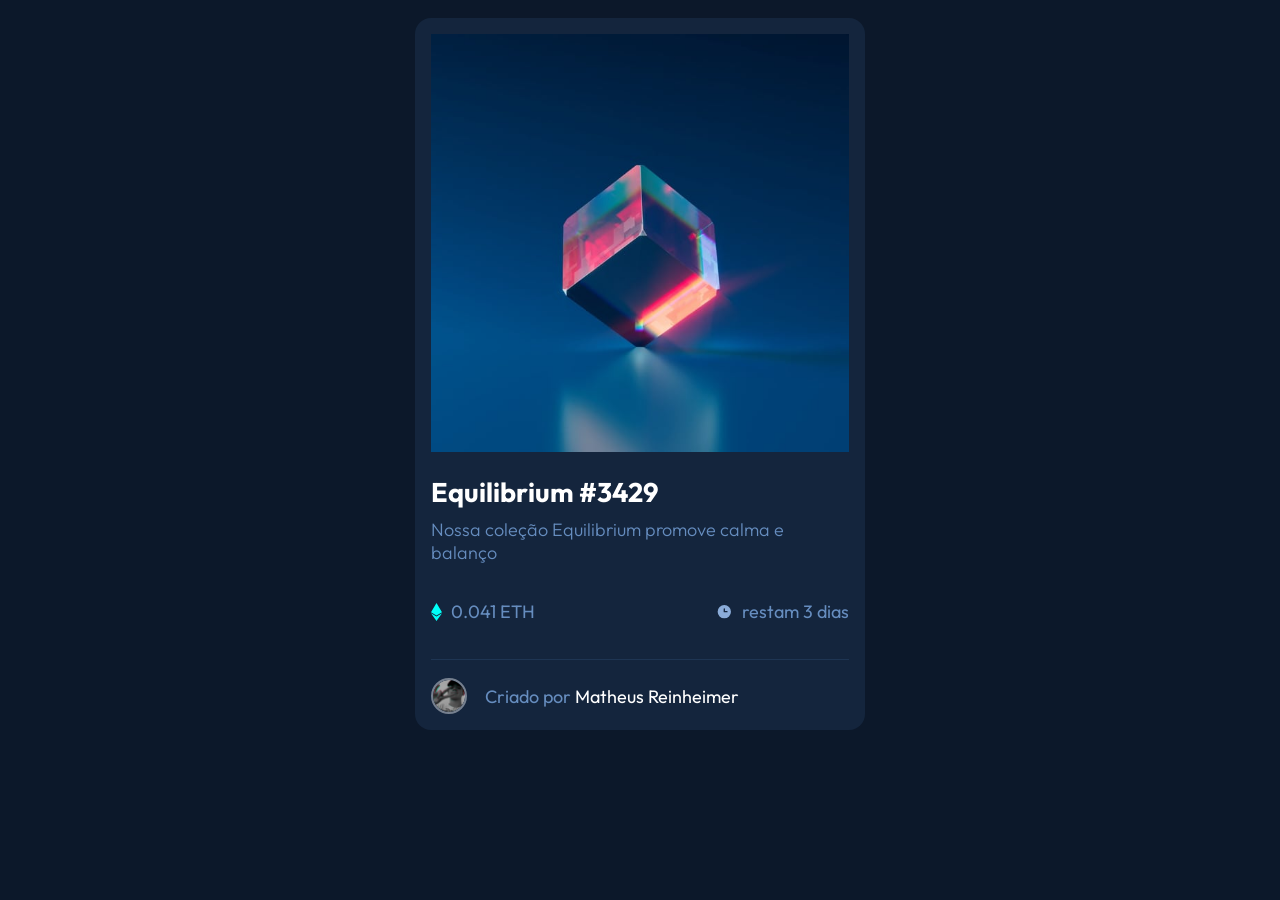
<file: Trabalho 5.1/Card NFT/index.html>
<!DOCTYPE html>
<html lang="pt-br">
<head>
    <meta charset="UTF-8">
    <meta http-equiv="X-UA-Compatible" content="IE=edge">
    <meta name="viewport" content="width=device-width, initial-scale=1.0">
    <title>Card NFT</title>
    <link rel="stylesheet" href="style/style.css">
</head>
<body>
    <div class="container">

        <article class="bloco-img">
            <img src="img/equilibrium.jpg" alt="img">
            <div></div>
        </article>

        <article class="conteudo">
            <h2>Equilibrium #3429</h2>
            <p>Nossa coleção Equilibrium promove calma e balanço</p>
            
            <ul>
                <li id="li-1"><img src="img/icon-ethereum.svg" alt="icone"> 0.041 ETH</li>
                <li id="li-2"><img src="img/icon-clock.svg" alt="icone2"> restam 3 dias</img></li>
            </ul>
        </article>

        <footer class="rodape">
            <img src="img/theuzin.png" alt="avatar">
            <p>Criado por <span>Matheus Reinheimer</span></p>
        </footer>
    </div>
</body>
</html>
</file>
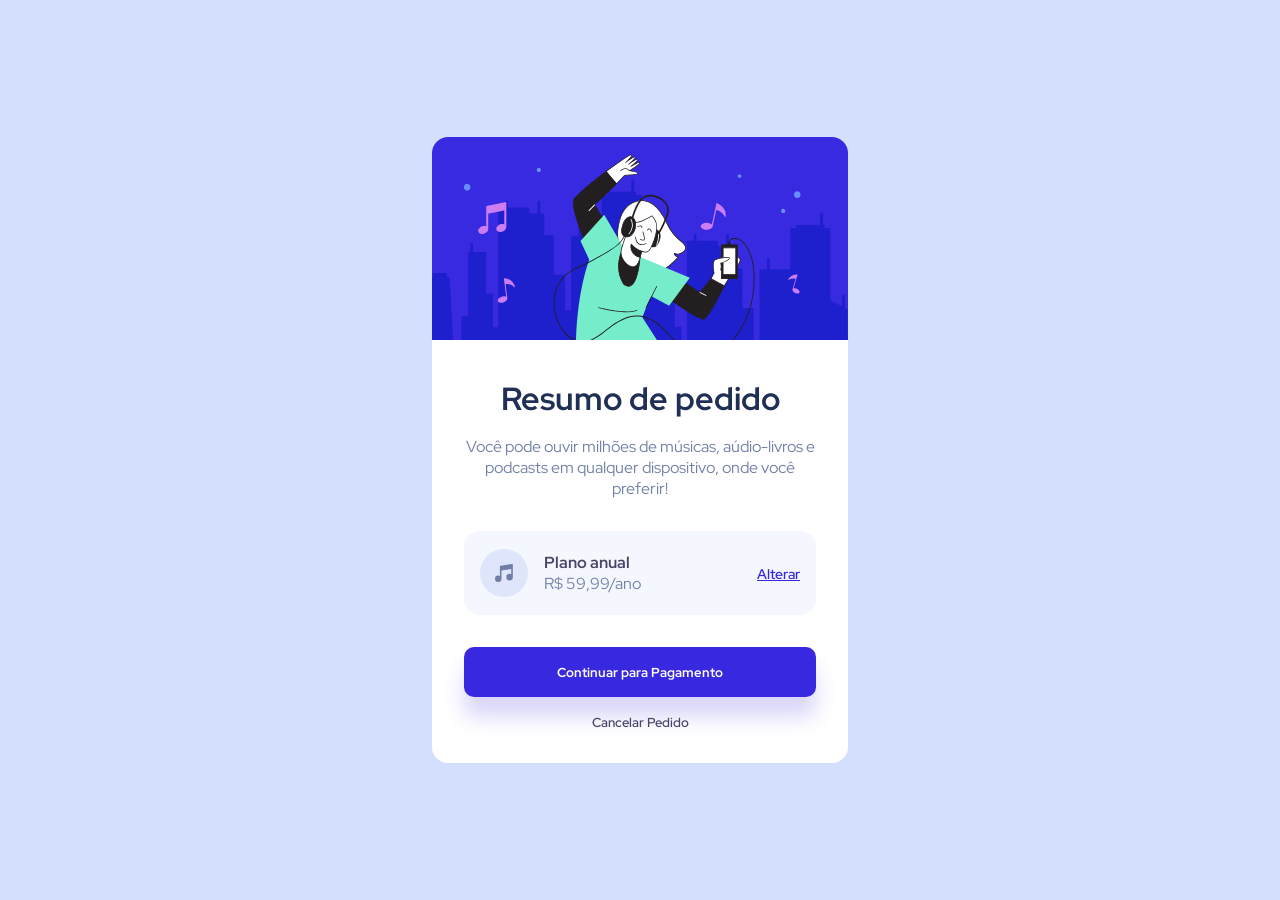
<file: Trabalho 5.1/Card Resumo do Pedido/index.html>
<!DOCTYPE html>
<html lang="pt-br">
<head>
    <meta charset="UTF-8">
    <meta http-equiv="X-UA-Compatible" content="IE=edge">
    <meta name="viewport" content="width=device-width, initial-scale=1.0">
    <title>Card Resumo do Pedido</title>
    <link rel="stylesheet" href="style/style.css">
</head>
<body>
    <div class="container">
        <img src="img/illustration-hero.svg" alt="imagem ilustrativa">
        
        <div class="card">
            <h1>Resumo de pedido</h1>
            <span class="descricao">Você pode ouvir milhões de músicas, aúdio-livros e podcasts em qualquer dispositivo, onde você preferir!</span>
            
            <div class="informacoes">
                <div class="card-preco">
                    <img src="img/icon-music.svg" alt="icon-musica">
                    <div class="preco">
                        <strong>Plano anual</strong>
                        <span>R$ 59,99/ano</span>
                    </div> <!-- /preco -->
                </div> <!-- /card-preco -->
                <a href="#">Alterar</a>
            </div> <!-- /informacoes -->

            <button>Continuar para Pagamento</button>
            <a href="#" id="cancelar-pedido">Cancelar Pedido</a>
        </div>
    </div> <!-- /container -->
</body>
</html>
</file>
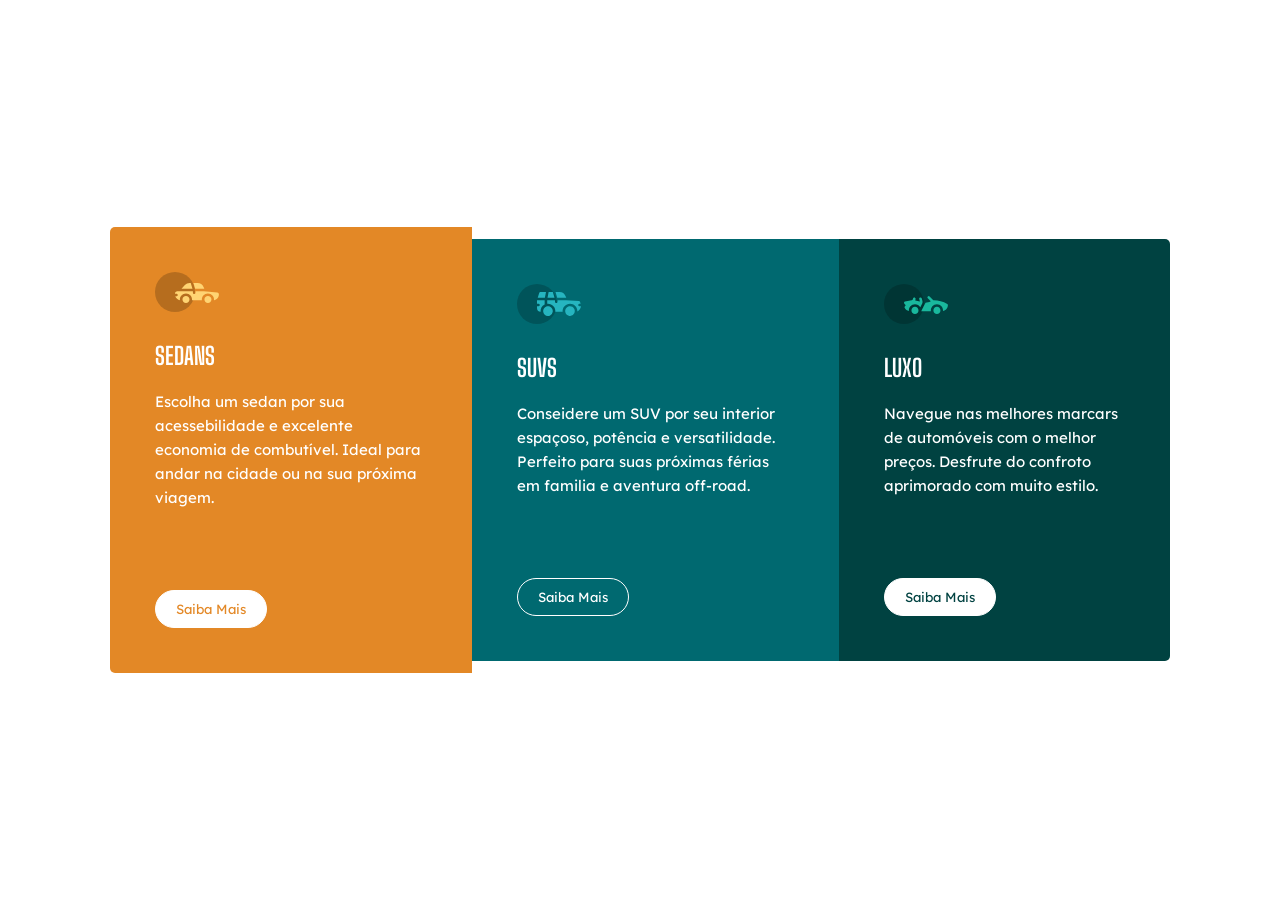
<file: Trabalho 5/src/index.html>
<!DOCTYPE html>
<html lang="pt-br">
<head>
    <meta charset="UTF-8">
    <meta http-equiv="X-UA-Compatible" content="IE=edge">
    <meta name="viewport" content="width=device-width, initial-scale=1.0">
    <title>Atividade 05</title>
    <link rel="stylesheet" href="style/style.css">
</head>
<body>
    <div class="container">

        <!-- Card 1 -->
        <div class="card div-1">
            <img src="../img/icon-sedans.svg" alt="sedans">
            <h3>Sedans</h3>
            <p>Escolha um sedan por sua acessebilidade e excelente economia de combutível. Ideal para andar na cidade ou na sua próxima viagem.</p>
            <button id="btn-1">Saiba Mais</button>
        </div>

        <!-- Card 2 -->
        <div class="card div-2">
            <img src="../img/icon-suvs.svg" alt="suvs">
            <h3>SUVS</h3>
            <p>Conseidere um SUV por seu interior espaçoso, potência e versatilidade. Perfeito para suas próximas férias em familia e aventura off-road.</p>
            <button id="btn-2">Saiba Mais</button>
        </div>

        <!-- Card 3-->
        <div class="card div-3">
            <img src="../img/icon-luxury.svg" alt="luxo">
            <h3>LUXO</h3>
            <p>Navegue nas melhores marcars de automóveis com o melhor preços. Desfrute do confroto aprimorado com muito estilo.</p>
            <button id="btn-3">Saiba Mais</button>
        </div>
    </div>
</body>
</html>
</file>
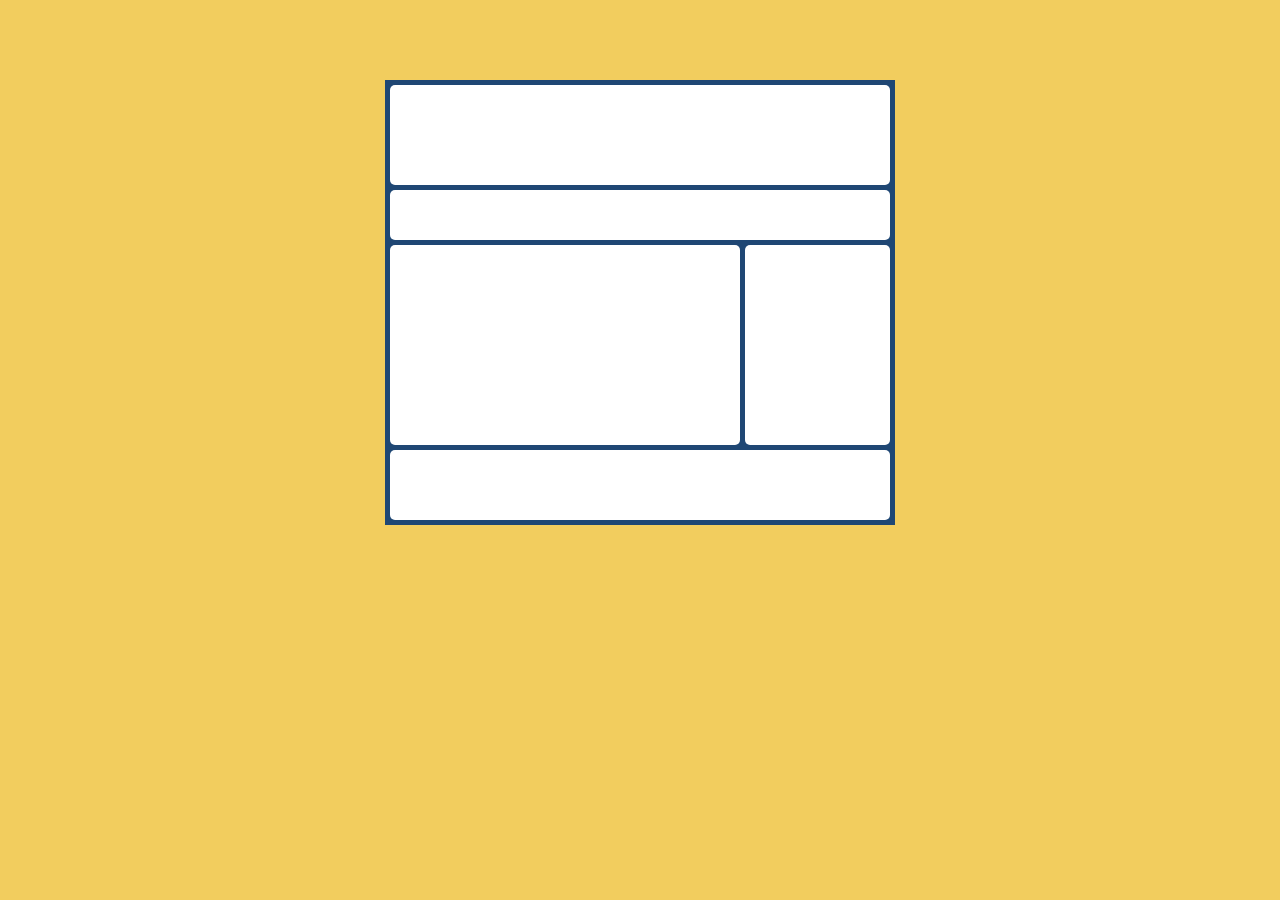
<file: Desafio Css Grid/layout01/layout01.html>
<!DOCTYPE html>
<html lang="pt-br">
<head>
    <meta charset="UTF-8">
    <meta http-equiv="X-UA-Compatible" content="IE=edge">
    <meta name="viewport" content="width=device-width, initial-scale=1.0">
    <link rel="stylesheet" href="layout01.css">
    <title>Layout 01</title>
</head>
<body>
    <main>
        <div class="container">
            <div class="item1"></div>
            <div class="item2"></div>
            <div class="item3"></div>
            <div class="item4"></div>
            <div class="item5"></div>
        </div>
    </main>
</body>
</html>
</file>
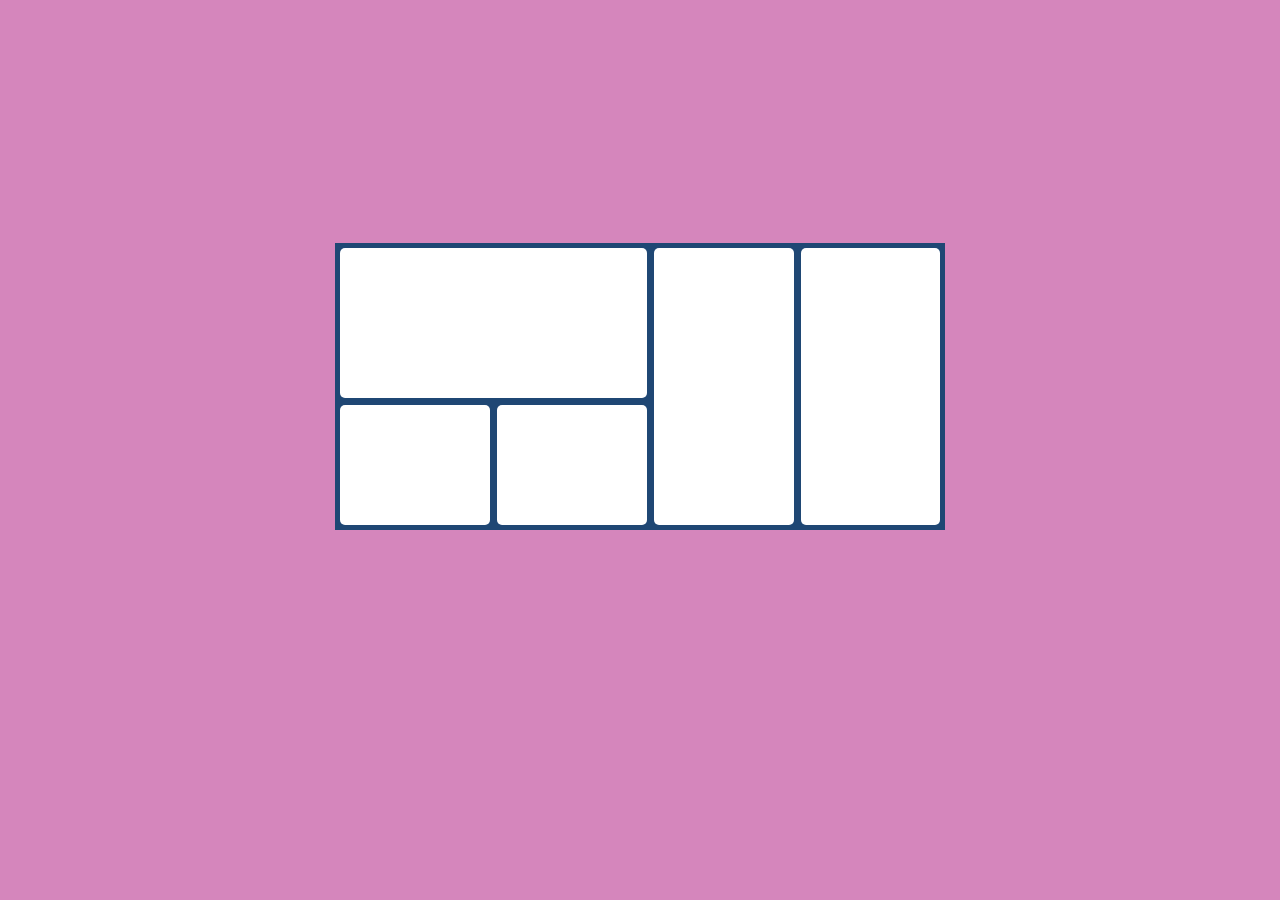
<file: Desafio Css Grid/layout02/layout02.html>
<!DOCTYPE html>
<html lang="pr-br">
<head>
    <meta charset="UTF-8">
    <meta http-equiv="X-UA-Compatible" content="IE=edge">
    <meta name="viewport" content="width=device-width, initial-scale=1.0">
    <title>Layout 02</title>
    <link rel="stylesheet" href="layout02.css">
</head>
<body>
    <main>
        <div class="container">
            <div class="item1"></div>
            <div class="item2"></div>
            <div class="item3"></div>
            <div class="item4"></div>
            <div class="item5"></div>
        </div>
        </body>
    </main>
</html>
</file>
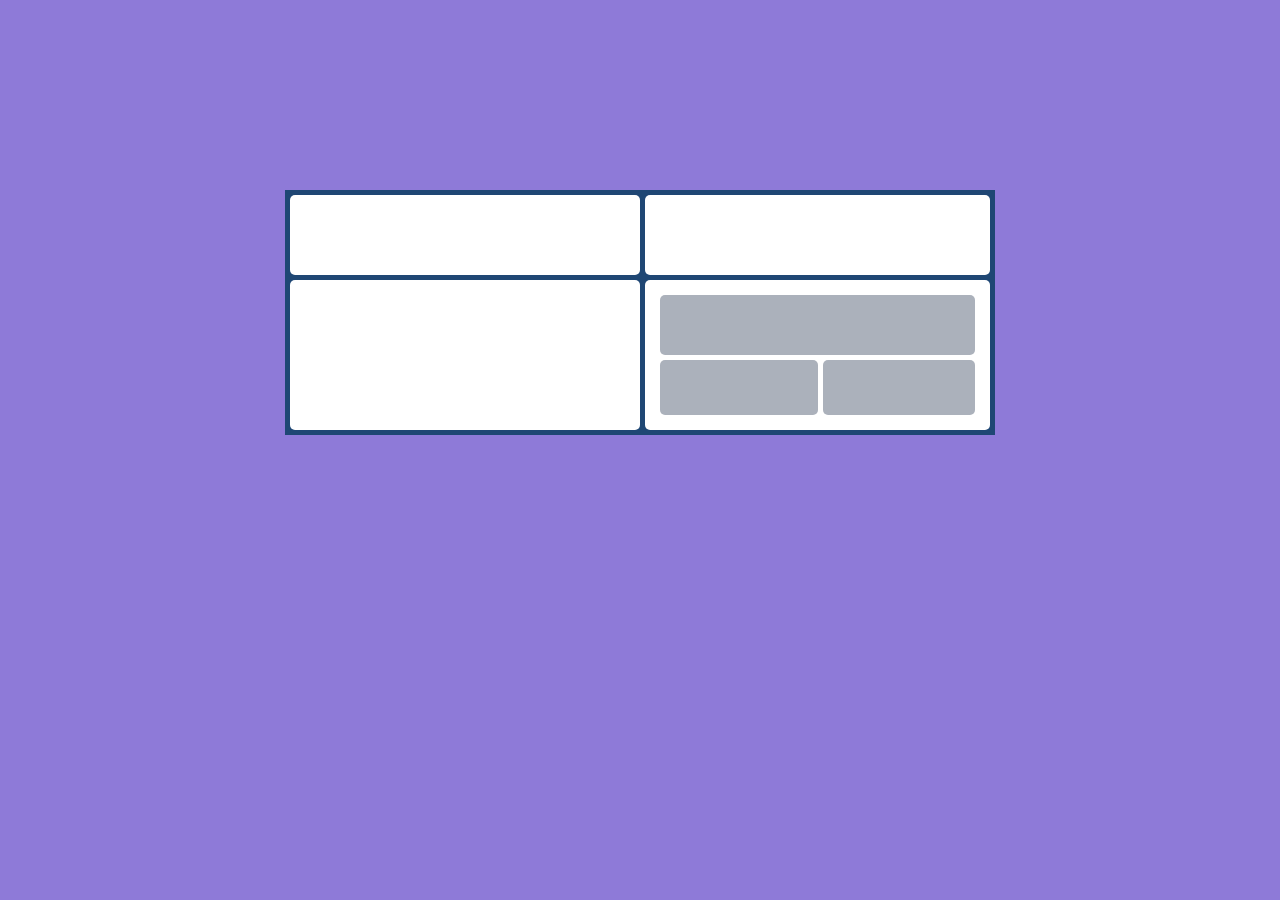
<file: Desafio Css Grid/layout03/layout03.html>
<!DOCTYPE html>
<html lang="pt-br">
<head>
    <meta charset="UTF-8">
    <meta http-equiv="X-UA-Compatible" content="IE=edge">
    <meta name="viewport" content="width=device-width, initial-scale=1.0">
    <title>Layout 03</title>
    <link rel="stylesheet" href="layout03.css">
</head>
<body>
    <main>
        <div class="container">
            <div class="item1"></div>
            <div class="item2"></div>
            <div class="item3"></div>
            <div class="item4">
                <div class="item5"></div>
                <div class="item6"></div>
                <div class="item7"></div>
            </div>
        </div>
    </main>
</body>
</html>
</file>
<file: Trabalho 5.1/Card NFT/style/style.css>
@import url("https://fonts.googleapis.com/css2?family=Outfit:wght@300;400;600&display=swap");
* {
  padding: 0;
  margin: 0;
  -webkit-box-sizing: border-box;
          box-sizing: border-box;
}

html {
  font-family: "Outfit", sans-serif;
  font-size: 18px;
}

body {
  background-color: #0C182A;
  color: #668DBF;
  padding: 18px;
}

img {
  max-width: 100%;
}

.container {
  padding: 16px;
  background-color: #14253D;
  border-radius: 16px;
  margin-bottom: 1rem;
}

.container .conteudo h2 {
  color: white;
}

.container .conteudo p {
  font-weight: 300;
}

.container .conteudo ul {
  list-style: none;
  display: -webkit-box;
  display: -ms-flexbox;
  display: flex;
  -webkit-box-align: center;
      -ms-flex-align: center;
          align-items: center;
  -webkit-box-pack: justify;
      -ms-flex-pack: justify;
          justify-content: space-between;
  padding: 2rem 0;
  border-bottom: 1px solid #1e3553;
}

.container .conteudo li {
  display: -webkit-box;
  display: -ms-flexbox;
  display: flex;
  -webkit-box-align: center;
      -ms-flex-align: center;
          align-items: center;
}

.container .conteudo li #li-1 {
  color: #08C0C1;
}

.container .conteudo li img {
  margin-right: 0.5rem;
}

.container .conteudo h2 {
  margin: 1rem 0.5rem 0.5rem 0;
}

.container .rodape {
  display: -webkit-box;
  display: -ms-flexbox;
  display: flex;
  -webkit-box-align: center;
      -ms-flex-align: center;
          align-items: center;
  -webkit-box-pack: start;
      -ms-flex-pack: start;
          justify-content: start;
  padding-top: 1rem;
}

.container .rodape img {
  width: 2rem;
  border: 2px solid #76808F;
  border-radius: 50%;
  margin-right: 1rem;
}

.container .rodape span {
  color: white;
  font-weight: 400;
}

@media (min-width: 500px) {
  .container {
    width: 450px;
    margin: 0 auto 1rem;
  }
}
/*# sourceMappingURL=style.css.map */
</file>
<file: Trabalho 5.1/Card Resumo do Pedido/style/style.css>
@import url("https://fonts.googleapis.com/css2?family=Red+Hat+Display:wght@400;500;700&display=swap");
* {
  margin: 0;
  padding: 0;
  -webkit-box-sizing: border-box;
          box-sizing: border-box;
}

html {
  font-family: 'Red Hat Display', sans-serif;
}

body {
  background-color: #D4DFFD;
  width: 100%;
  height: 100vh;
  display: -webkit-box;
  display: -ms-flexbox;
  display: flex;
  -webkit-box-align: center;
      -ms-flex-align: center;
          align-items: center;
  -webkit-box-pack: center;
      -ms-flex-pack: center;
          justify-content: center;
  padding: 16px;
}

.container {
  background-color: white;
  max-width: 416px;
  border-radius: 16px;
}

.container img {
  width: 100%;
  border-radius: 16px 16px 0 0;
}

.container button {
  cursor: pointer;
  background-color: #3829E0;
  color: white;
  border: none;
  width: 100%;
  padding: 16px 0;
  border-radius: 10px;
  margin-bottom: 16.5px;
  font-family: 'Red Hat Display', sans-serif;
  font-weight: 700;
  -webkit-box-shadow: 0px 20px 20px #382ae130;
          box-shadow: 0px 20px 20px #382ae130;
  -webkit-transition: 0.3s;
  transition: 0.3s;
}

.container button:hover {
  background-color: #6D62E8;
}

.container #cancelar-pedido {
  text-decoration: none;
  color: #48456A;
  font-weight: 600;
  font-size: 13px;
  margin-bottom: 32px;
  -webkit-transition: 0.3s;
  transition: 0.3s;
}

.container #cancelar-pedido:hover {
  color: #1f2f56;
}

.container .card {
  display: -webkit-box;
  display: -ms-flexbox;
  display: flex;
  -webkit-box-align: center;
      -ms-flex-align: center;
          align-items: center;
  -webkit-box-pack: center;
      -ms-flex-pack: center;
          justify-content: center;
  -webkit-box-orient: vertical;
  -webkit-box-direction: normal;
      -ms-flex-direction: column;
          flex-direction: column;
  padding: 0 2rem;
  height: 100%;
  width: 100%;
}

.container .card h1 {
  margin-top: 32px;
  margin-bottom: 16px;
  color: #1f2f56;
}

.container .card span {
  color: #7280a7;
  text-align: center;
}

.container .informacoes {
  display: -webkit-box;
  display: -ms-flexbox;
  display: flex;
  -webkit-box-align: center;
      -ms-flex-align: center;
          align-items: center;
  -webkit-box-pack: justify;
      -ms-flex-pack: justify;
          justify-content: space-between;
  width: 100%;
  background-color: #f5f7ff;
  border-radius: 16px;
  padding: 18px 16px;
  margin: 32px 0;
}

.container .informacoes .card-preco {
  display: -webkit-box;
  display: -ms-flexbox;
  display: flex;
  -webkit-box-align: center;
      -ms-flex-align: center;
          align-items: center;
}

.container .informacoes .preco {
  display: -webkit-box;
  display: -ms-flexbox;
  display: flex;
  -webkit-box-orient: vertical;
  -webkit-box-direction: normal;
      -ms-flex-direction: column;
          flex-direction: column;
}

.container .informacoes .preco strong {
  color: #48456A;
}

.container .informacoes img {
  width: 48px;
  margin-right: 16px;
}

.container .informacoes a {
  color: #3829e0;
  font-weight: 600;
  font-size: 90%;
  -webkit-transition: all 0.3s;
  transition: all 0.3s;
}

.container .informacoes a:hover {
  color: #9283EA;
  text-decoration: none;
}
/*# sourceMappingURL=style.css.map */
</file>
<file: Trabalho 5/src/style/style.css>
@import url("https://fonts.googleapis.com/css2?family=Big+Shoulders+Display:wght@700&family=Lexend+Deca&display=swap");
* {
  margin: 0;
  padding: 0;
  -webkit-box-sizing: border-box;
          box-sizing: border-box;
}

html {
  font-family: "Lexend Deca", sans-serif;
}

.container {
  padding: 20px;
}

.card {
  padding: 30px;
}

.card img {
  margin-bottom: 25px;
}

.card h3 {
  font-family: "Big Shoulders Display", cursive;
  text-transform: uppercase;
  font-size: 24px;
  margin-bottom: 20px;
}

.card p {
  font-size: 15px;
  margin-bottom: 30px;
  line-height: 1.6;
}

.div-1 {
  background-color: #e38826;
  color: white;
  border-radius: 10px 10px 0 0;
}

.div-1 #btn-1 {
  font-family: "Lexend Deca", sans-serif;
  background-color: white;
  color: #e38826;
  border: 1px solid white;
  border-radius: 30px;
  padding: 10px 20px;
  cursor: pointer;
}

.div-1 #btn-1:hover {
  background-color: transparent;
  color: white;
  cursor: pointer;
  -webkit-transition: 1.2s;
  transition: 1.2s;
}

.div-2 {
  background-color: #006970;
  color: white;
}

.div-2 #btn-2 {
  font-family: "Lexend Deca", sans-serif;
  background-color: transparent;
  color: white;
  border: 1px solid white;
  border-radius: 30px;
  padding: 10px 20px;
  cursor: pointer;
}

.div-2 #btn-2:hover {
  background-color: white;
  color: #006970;
  cursor: pointer;
  -webkit-transition: 1.2s;
  transition: 1.2s;
}

.div-3 {
  background-color: #004241;
  color: white;
  border-radius: 0 0 10px 10px;
}

.div-3 #btn-3 {
  font-family: "Lexend Deca", sans-serif;
  background-color: white;
  color: #004241;
  border: 1px solid white;
  border-radius: 30px;
  padding: 10px 20px;
  cursor: pointer;
}

.div-3 #btn-3:hover {
  background-color: transparent;
  color: white;
  cursor: pointer;
  -webkit-transition: 1.2s;
  transition: 1.2s;
}

@media (min-width: 992px) {
  .container {
    display: -webkit-box;
    display: -ms-flexbox;
    display: flex;
    -webkit-box-align: center;
        -ms-flex-align: center;
            align-items: center;
    -webkit-box-pack: center;
        -ms-flex-pack: center;
            justify-content: center;
    min-height: 100vh;
    max-width: 900px;
    margin: auto;
  }
  .card {
    padding: 45px;
  }
  .card p {
    margin-bottom: 80px;
  }
  .div-1 {
    border-radius: 5px 0 0 5px;
  }
  .div-3 {
    border-radius: 0 5px 5px 0;
  }
}

@media (min-width: 1280px) {
  .container {
    max-width: 1100px;
  }
}
/*# sourceMappingURL=style.css.map */
</file>
<file: Desafio Css Grid/layout01/layout01.css>
* {
    padding: 0;
    margin: 0;
}

body {
     background-color: #F2CD5E;
     padding: 80px 30px 80px 30px;
     
}

main {
    display: flex;
    justify-content: center;
}

.container {
    padding: 5px;
    background-color: #1F4774;
    width: 500px;
    display: grid;
    gap: 5px;
    grid-template-columns: 350px;
    grid-template-rows: 100px 50px 200px 70px;
    grid-template-areas: "t1 t1"
                         "t2 t2"
                         "t3 t4"
                         "t5 t5";
}

.item1 {
    background-color: white;
    grid-area: t1;
    border-radius: 5px;
}

.item2 {
    background-color: white;
    grid-area: t2;
    border-radius: 5px;
}

.item3 {
    background-color: white;
    grid-area: t3;
    border-radius: 5px;
}

.item4 {
    background-color: white;
    grid-area: t4;
    border-radius: 5px;
}

.item5 {
    background-color: white;
    grid-area: t5;
    border-radius: 5px;
}
</file>
<file: Desafio Css Grid/layout02/layout02.css>
* {
    padding: 0;
    margin: 0;
}

body {
    background-color: #D586BC;
    padding: 27vh 50px;

}

main {
    display: flex;
    justify-content: center;
}
.container {
    background-color: #1F4774;
    padding: 5px;
    width: 600px;
    display: grid;
    gap: 7px;
    grid-template-columns: 150px 150px 140px;
    grid-template-rows: 150px 120px;
    grid-template-areas: "t1 t1 t4 t5"
                         "t2 t3 t4 t5";
}

.item1 {
    background-color: white;
    padding: 5px;
    border-radius: 5px;
    grid-area: t1;
}

.item2 {
    background-color: white;
    padding: 5px;
    border-radius: 5px;
    grid-area: t2;
}

.item3 {
    background-color: white;
    padding: 5px;
    border-radius: 5px;
    grid-area: t3;
}

.item4 {
    background-color: white;
    padding: 5px;
    border-radius: 5px;
    grid-area: t4;
}

.item5 {
    background-color: white;
    padding: 5px;
    border-radius: 5px;
    grid-area: t5;
}
</file>
<file: Desafio Css Grid/layout03/layout03.css>
* {
    padding: 0;
    margin: 0;
}

body {
    background-color: #8E7AD8;
    padding: 190px 40px;
}

main {
    display: flex;
    justify-content: center;
}

.container {
    background-color: #1F4774;
    padding: 5px;
    display: grid;
    width: 700px;
    gap: 5px;
    grid-template-columns: 50%;
    grid-template-rows: 80px 150px;
    grid-template-areas: "t1 t2"
                         "t3 t4";
}

.item1 {
    background-color: white;
    border-radius: 5px;
    grid-area: t1;
}

.item2 {
    background-color: white;
    border-radius: 5px;
    grid-area: t2;
}

.item3 {
    background-color: white;
    border-radius: 5px;
    grid-area: t3;
}

.item4 {
    background-color: white;
    border-radius: 5px;
    grid-area: t4;
    padding: 15px;

    display: grid;
    gap: 5px;
    grid-template-columns: 50%;
    grid-template-rows: 50%;
    grid-template-areas: "t5 t5"
                         "t6 t7";
}

.item4 .item5 {
    background-color: #ABB1BB;
    border-radius: 5px;
    grid-area: t5;
}

.item4 .item6 {
    background-color: #ABB1BB;
    border-radius: 5px;
    grid-area: t6;
}

.item4 .item7 {
    background-color: #ABB1BB;
    border-radius: 5px;
    grid-area: t7;
}
</file>
